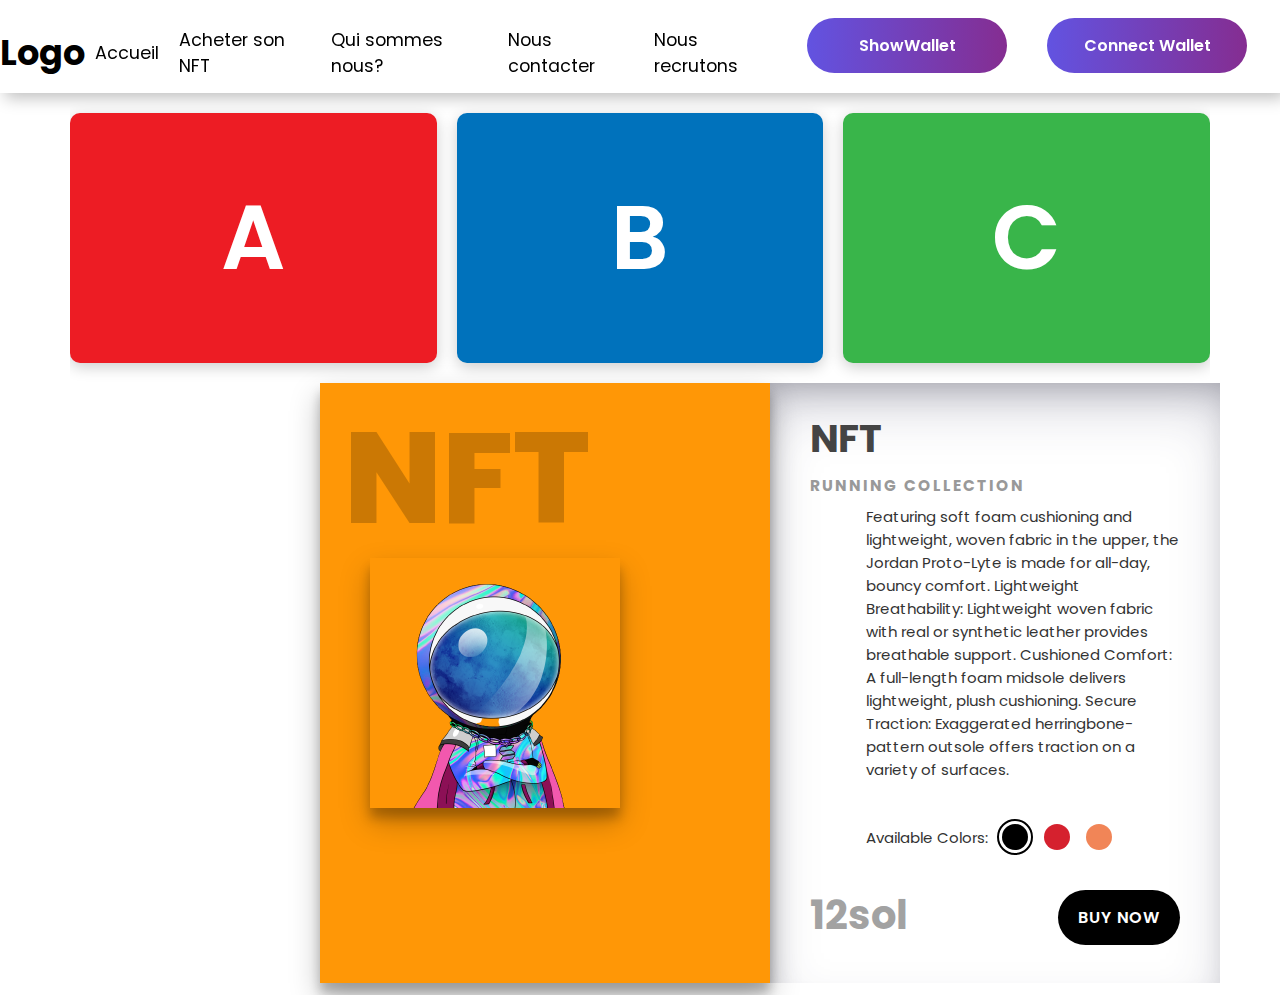
<file: index.html>
<!DOCTYPE html>

<html lang="en" dir="ltr">
   <head>
      <meta charset="utf-8">
      <title>NFT</title>
      <link rel="stylesheet" href="style.css">
      <meta name="viewport" content="width=device-width, initial-scale=1.0">
      <script src="https://code.jquery.com/jquery-3.5.1.js"></script>
      <script src="https://cdn.ethers.io/lib/ethers-5.2.umd.min.js"></script>
      <script src="https://cdnjs.cloudflare.com/ajax/libs/OwlCarousel2/2.3.4/owl.carousel.min.js"></script>
      <link rel="stylesheet" href="https://cdnjs.cloudflare.com/ajax/libs/OwlCarousel2/2.3.4/assets/owl.carousel.min.css">
      <link rel="stylesheet" href="https://cdnjs.cloudflare.com/ajax/libs/font-awesome/5.14.0/css/all.min.css"/>
   </head>
   <body>
     <div class="nav">
<div class="LOGO">
<h1>Logo</h1>
</div>

<header>

  <div class="navbar">
    <ul class="navbar__links">
    <li class="navbar__link first"><a href="#">Accueil</a></li>
    <li class="navbar__link second"><a href="NFT.html">Acheter son NFT</a></li>
    <li class="navbar__link third"><a href="FAQ.html">Qui sommes nous?</a></li>
    <li class="navbar__link four"><a href="#">Nous contacter</a></li>
    <li class="navbar__link fifth"><a href="#">Nous recrutons</a></li>
    <div class="button">
      <button class="btn-hover color-7 showAccount">ShowWallet</button>
    </div>
    <div class="button">
      <button class="btn-hover color-7 enableEthereumButton">Connect Wallet</button>
    </div>
  </ul>
  </div>
    <button class="burger">
    <span class="bar"></span>
  </button>

  </header>
  </div>
      <div class="wrapper">
         <div class="carousel owl-carousel">
            <div class="card card-1">
               A
            </div>
            <div class="card card-2">
               B
            </div>
            <div class="card card-3">
               C
            </div>

         </div>
      </div>

      <div class="container">
          <div class="imgBx">
              <img src="img/r-2.png" class="NFT-1">
          </div>
          <div class="details">
              <div class="content">
                  <h2>NFT <br>
                      <span>Running Collection</span>
                  </h2>
                  <p>
                      Featuring soft foam cushioning and lightweight, woven fabric in the upper, the Jordan Proto-Lyte is
                      made for all-day, bouncy comfort.
                      Lightweight Breathability: Lightweight woven fabric with real or synthetic leather provides
                      breathable support.
                      Cushioned Comfort: A full-length foam midsole delivers lightweight, plush cushioning.
                      Secure Traction: Exaggerated herringbone-pattern outsole offers traction on a variety of surfaces.
                  </p>
                  <p class="product-colors">Available Colors:
                      <span class="black active" data-color-primary="#ff9706" data-color-sec="#212121" data-pic="img/r-2.png" ></span>
                      <span class="red" data-color-primary="#7E021C" data-color-sec="#bd072d" data-pic="img/r-3.png"></span>
                      <span class="orange" data-color-primary="#CE5B39" data-color-sec="#F18557" data-pic="img/r-1.png"></span>
                  </p>
                  <h3> 12sol</h3>
                  <button>Buy Now</button>
              </div>
          </div>
      </div>

      <script src="anim.js"></script>
   </body>
</html>
</file>
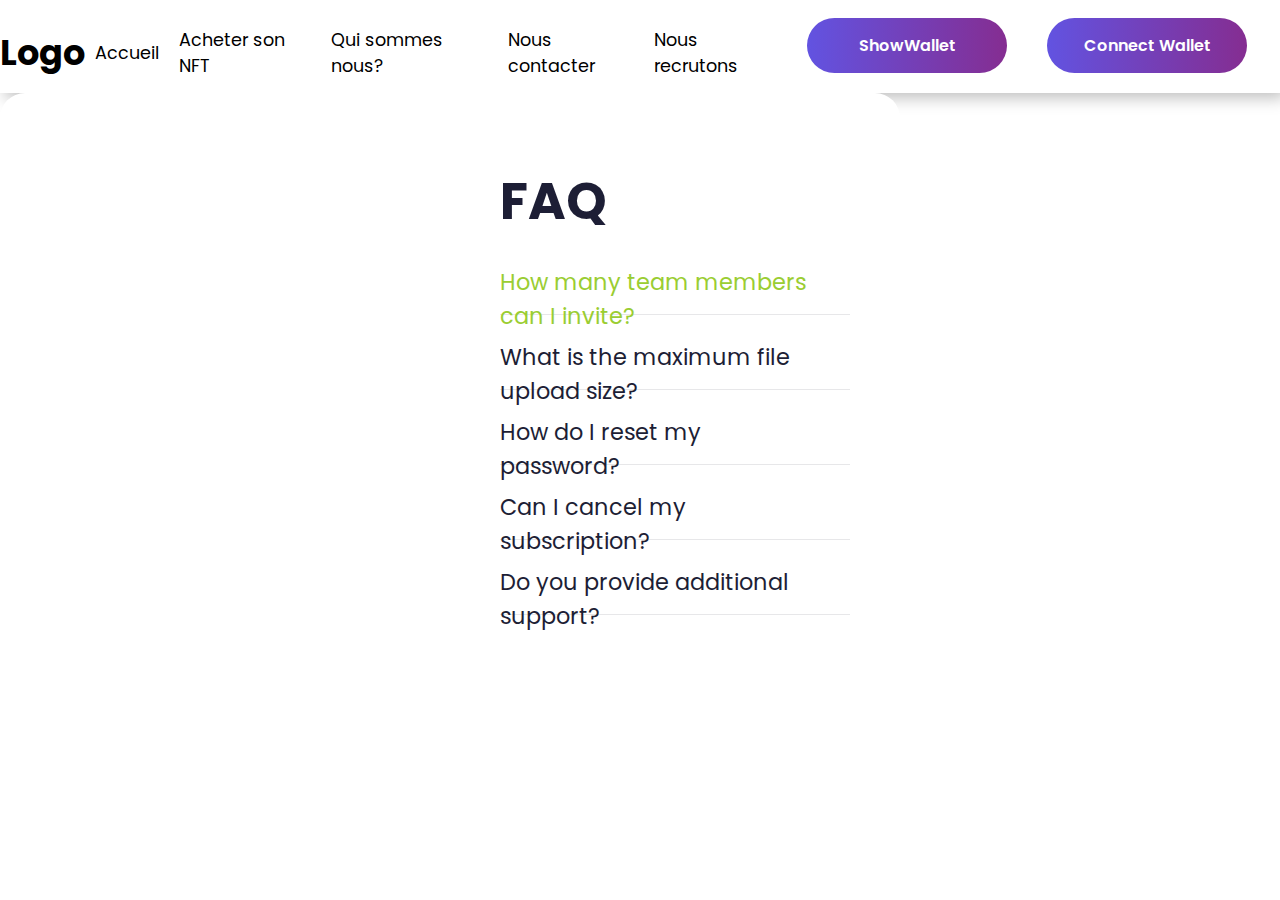
<file: FAQ.html>
<!DOCTYPE html>
<html lang="en" dir="ltr">
  <head>
    <meta charset="utf-8">

    <script src="https://code.jquery.com/jquery-3.5.1.js"></script>
    <script src="https://cdn.ethers.io/lib/ethers-5.2.umd.min.js"></script>
    <script src="https://cdnjs.cloudflare.com/ajax/libs/OwlCarousel2/2.3.4/owl.carousel.min.js"></script>
    <link rel="stylesheet" href="https://cdnjs.cloudflare.com/ajax/libs/OwlCarousel2/2.3.4/assets/owl.carousel.min.css">
    <link rel="stylesheet" href="https://cdn.jsdelivr.net/npm/bootstrap@5.1.3/dist/css/bootstrap.min.css" integrity="sha384-1BmE4kWBq78iYhFldvKuhfTAU6auU8tT94WrHftjDbrCEXSU1oBoqyl2QvZ6jIW3" crossorigin="anonymous">
    <script src="https://cdn.jsdelivr.net/npm/bootstrap@5.1.3/dist/js/bootstrap.min.js" integrity="sha384-QJHtvGhmr9XOIpI6YVutG+2QOK9T+ZnN4kzFN1RtK3zEFEIsxhlmWl5/YESvpZ13" crossorigin="anonymous"></script>
    <link rel="stylesheet" href="style.css">
    <title></title>
  </head>
  <body>
    <div class="nav">
<div class="LOGO">
<h1>Logo</h1>
</div>

<header>

 <div class="navbar">
   <ul class="navbar__links">
   <li class="navbar__link first"><a href="#">Accueil</a></li>
   <li class="navbar__link second"><a href="NFT.html">Acheter son NFT</a></li>
   <li class="navbar__link third"><a href="FAQ.html">Qui sommes nous?</a></li>
   <li class="navbar__link four"><a href="#">Nous contacter</a></li>
   <li class="navbar__link fifth"><a href="#">Nous recrutons</a></li>
   <div class="button">
     <button class="btn-hover color-7 showAccount">ShowWallet</button>
   </div>
   <div class="button">
     <button class="btn-hover color-7 enableEthereumButton">Connect Wallet</button>
   </div>
 </ul>
 </div>
   <button class="burger">
   <span class="bar"></span>
 </button>

 </header>


 </div>
  <body>

        <main class="FAQ-body">
          <div class="faq">
      <div class="faq__logo__holder">

    </div>

    <div class="faq__holder">
    <h1 class="faq__heading">FAQ</h1>

    <details class="faq__detail">
        <summary  class="faq__summary"><span class="faq__question test">How many team members can I invite?</span></summary>
        <p class="faq__text">You can invite up to 2 additional users on the Free plan. There is no limit on team members for the Premium plan.</p>
    </details>

    <details class="faq__detail">
      <summary  class="faq__summary"><span class="faq__question">What is the maximum file upload size?</span></summary>
      <p class="faq__text">No more than 2GB. All files in your account must fit your allotted storage space.</p>
    </details>

    <details class="faq__detail">
      <summary  class="faq__summary"><span class="faq__question">How do I reset my password?</span></summary>
      <p class="faq__text">Click “Forgot password” from the login page or “Change password” from your profile page.</p>
      <p class="faq__text">A reset link will be emailed to you.</p>
    </details>

    <details class="faq__detail">
      <summary  class="faq__summary"><span class="faq__question">Can I cancel my subscription?</span></summary>
      <p class="faq__text">Yes! Send us a message and we’ll process your request no questions asked.</p>
    </details>

    <details class="faq__detail">
      <summary  class="faq__summary"><span class="faq__question">Do you provide additional support?</span></summary>
      <p class="faq__text">Chat and email support is available 24/7. Phone lines are open during normal business hours.</p>
    </details>

  </div>
  </main>
    <script src="anim.js"></script>
  </body>
  </html>
</file>
<file: style.css>
@import url('https://fonts.googleapis.com/css?family=Poppins:400,500,600,700&display=swap');

*{
  margin: 0;
  padding:0;
  box-sizing: border-box;
  font-family: 'Poppins', sans-serif;
}



.container {
    position: relative;
    display: flex;
    flex-wrap: wrap;
    justify-content: center;
    width: 900px;
    height: 600px;
    background: #fff;
    margin-left: 25%;
    margin-bottom: 1%;
}

.button {

    padding: 0;
    text-align: center;
    display: flex;
    justify-content: center;
}

.btn-hover {
    width: 200px;
    font-size: 16px;
    font-weight: 600;
    color: #fff;
    cursor: pointer;
    margin: 20px;
    height: 55px;
    text-align:center;
    border: none;
    background-size: 300% 100%;

    border-radius: 50px;
    -moz-transition: all .4s ease-in-out;
    -o-transition: all .4s ease-in-out;
    -webkit-transition: all .4s ease-in-out;
    transition: all .4s ease-in-out;
}

.btn-hover:hover {
    background-position: 100% 0;
    -moz-transition: all .4s ease-in-out;
    -o-transition: all .4s ease-in-out;
    -webkit-transition: all .4s ease-in-out;
    transition: all .4s ease-in-out;
}

.btn-hover:focus {
    outline: none;
}

.container .imgBx {
    position: relative;
    display: flex;
    justify-content: center;
    align-items: center;
    width: 50%;
    height: 100%;
    background: #ff9706;
    transition: .3s linear;
    box-shadow: rgba(0, 0, 0, 0.25) 0px 14px 28px, rgba(0, 0, 0, 0.22) 0px 10px 10px;
}

.btn-hover.color-7 {
    background-image: linear-gradient(to right, #6253e1, #852D91, #A3A1FF, #F24645);

    margin-top: 2%;

}
.container .imgBx:before {
    content: 'NFT';
    position: absolute;
    top: 0px;
    left: 24px;
    color: #000;
    opacity: 0.2;
    font-size: 8em;
    font-weight: 800;
}

.container .imgBx img {
    position: relative;
    width: 250px;
    transform: rotate(0deg);
    left: -50px;
    transition: .9s linear;
    box-shadow: rgba(0, 0, 0, 0.25) 0px 14px 28px, rgba(0, 0, 0, 0.22) 0px 10px 10px;

}

.container .details {
    display: flex;
    justify-content: center;
    align-items: center;
    width: 50%;
    height: 100%;
    box-sizing: border-box;
    padding: 40px;
    box-shadow: rgba(50, 50, 93, 0.25) 0px 30px 60px -12px inset, rgba(0, 0, 0, 0.3) 0px 18px 36px -18px inset;
}

.container .details h2{
    margin: 0;
    padding: 0;
    font-size: 2.4em;
    line-height: 1em;
    color: #444;
}

.container .details h2 span {
    font-size: 0.4em;
    text-transform: uppercase;
    letter-spacing: 2px;
    color: #999;
}

.container .details p {
    max-width: 85%;
    margin-left: 15%;
    color: #333;
    font-size: 15px;
    margin-bottom: 36px;
}

.container .details h3 {
    margin: 0;
    padding: 0;
    font-size: 2.5em;
    color: #a2a2a2;
    float: left;
}
.container .details button {
    background: #000;
    color: #fff;
    border: none;
    outline: none;
    padding: 15px 20px;
    margin-top: 5px;
    font-size: 16px;
    letter-spacing: 1px;
    text-transform: uppercase;
    font-weight: 600;
    border-radius: 40px;
    float: right;
}

.product-colors span {
    width: 26px;
    height: 26px;
    top: 7px;
    margin-right: 12px;
    left: 10px;
    border-radius: 50%;
    position: relative;
    cursor: pointer;
    display: inline-block;
}

.black {
    background: #000;
}

.red {
    background: #D5212E;
}

.orange {
    background: #F18557;
}

.product-colors .active:after{
    content: "";
    width: 36px;
    height: 36px;
    border: 2px solid #000;
    position: absolute;
    border-radius: 50%;
    box-sizing: border-box;
    left: -5px;
    top: -5px;
}
/* Card-product*/
/* responsive */
@media (max-width: 1080px) {
    .container {
      display: flex;
      height: auto;
      width: auto;
      align-items:center;

      margin: 10%;
    }
    .container .imgBx {
        padding: 100px;
        box-sizing: border-box;
        width: 100% !important;
        height: auto;
        text-align: center;
        overflow: hidden;
    }
    .container .NFT-1 {
        left: initial;
        width: auto;
        max-width: 80%;
        transform: rotate(0deg);
    }
    .details {
        padding-left: 50px;
        width: 100% !important;
        height: auto;
        padding: 20px;
    }
    .container .details p {
        margin-left: 0;
        max-width: 100%;
    }
} /* fin media 1080 */

.test{
  color: yellowgreen;
}

ul {
  list-style:none;
  align-items: center;

}
li{
  padding-top: 20%;
}
.main-content{

  margin:0;
  font-family: 'Poppins', sans-serif;
  position: absolute;
  width: 100%;
  height: 100%;
  background: linear-gradient(180deg, #50C9C3 0%, rgba(150, 222, 218, 0.57) 100%);
  min-height: 0vh;
  display: flex;
  align-items: center;
}
header{
  z-index: 3;
  position: sticky;
  top: 0;
}

.nav{
  display:flex;
  background:#ffff;
  border-bottom-left-radius: : 5vh;
  box-shadow: 5px 5px 15px rgba(0, 0, 0, 0.25);
  width:100%;
  padding-top: 0;
  align-items:center;
  justify-content:space-between;
  padding-top:1%;
  padding-right: 1%;
  font-size:1.1rem;


}

.navbar__links {
  display:flex;
}
.navbar__link {
  padding:0 10px;
}
.navbar__link > a {
  color:black;
  text-decoration:none;
}
.burger {
  display:none;
}
.wrapper{
  width: 100%;
  position: relative;
}
.carousel{
  max-width: 1200px;
  margin: auto;
  padding: 0 30px;
}
.carousel .card{
  color: #fff;
  text-align: center;
  margin: 20px 0;
  line-height: 250px;
  font-size: 90px;
  font-weight: 600;
  border-radius: 10px;
  box-shadow: 0px 4px 15px rgba(0,0,0,0.2);
}
.carousel .card-1{
  background: #ed1c24;
}
.carousel .card-2{
  background: #0072bc;
}
.carousel .card-3{
  background: #39b54a;
}

.owl-dots{
  text-align: center;
  margin-top: 40px;
}
.owl-dot{
  height: 15px;
  width: 45px;
  margin: 0 5px;
  outline: none;
  border-radius: 14px;
  border: 2px solid #0072bc!important;
  box-shadow: 0px 4px 15px rgba(0,0,0,0.2);
  transition: all 0.3s ease;
}
.owl-dot.active,
.owl-dot:hover{
  background: #0072bc!important;
}




@media screen and (max-width:882px) {
  .navbar__links {
    overflow:hidden;
    display:flex;
    flex-direction:column;
    width:0;
    height:calc(100vh - 65px);
    position:absolute;
    top:65px;
    right:0;
    background:black;
    transform: translateX(110%);
    transition: all .5s ease-in-out;
  }
  .show-nav .navbar__links {

    width:100vh;
    transform: translateX(0);
  }
  .navbar__link {
    transform: translateX(101%);
    transition: all .5s ease-in-out;
  }

  .show-nav .navbar__link  {
    transform: translateX(0);
  }
  .navbar__link > a {
    padding-left: 20vh;
    display:block;
    padding:1rem;
    font-size:1.6rem;
    color:white;
    transition: all .4s ease-in-out;
  }
  .navbar__link > a:hover {
    padding-left:2rem;
    letter-spacing:5px;
  }

  /* Toggle menu */
  .burger {
    display:block;
    position:relative;
    padding:0;
    width:45px;
    height:45px;
    border:none;
    background:black;
    cursor:pointer;
    z-index: 3;
  }
}

    @media screen and (max-width:767.9px) {
  .navbar__links {
    overflow:hidden;
    display:flex;
    z-index: 3;
    flex-direction:column;
    width:0;
    height:calc(100vh - 65px);
    position:;
    top:60px;
    right:0vh;
    background:black;
    transform: translateX(110%);
    transition: all .5s ease-in-out;
  }
  .show-nav .navbar__links {
    display: flex;
    position: absolute;
    width:60vh;
    transform: translateX(0);
  }
  .navbar__link {
    transform: translateX(101%);
    transition: all .5s ease-in-out;
  }

  .show-nav .navbar__link  {
    transform: translateX(0);
  }
  .navbar__link > a {
    margin-left: 15vh;
    display:block;
    padding:1rem;
    font-size:1.6rem;
    color:white;
    transition: all .4s ease-in-out;
  }
  .navbar__link > a:hover {
    padding-left:2rem;
    letter-spacing:5px;
  }

}

/*FAQ*/

/* Style the buttons that are used to open and close the accordion panel */

:root {

    /* colors */
    --purple: #7276e1;
    --orange: hsl(14, 88%, 65%);
    --blue-dark: hsl(238, 29%, 16%);
    --grey-light: hsl(237, 12%, 33%);
    --blue-mid: hsl(240, 6%, 50%);

    /* fonts */
    --font: 'Kumbh Sans', sans-serif;
    --base-font-size: 1.2rem;

}

.attribution {
    color: #fff;
    font-size: 11px;
    margin-top: 25px;
    text-align: center;
}

.attribution a { color:#fff; }

* { box-sizing: border-box; }





.faq {
    background-color: #fff;
    border-radius: 25px;
    padding: 50px 25px;
    margin: 150px 5% 5% 5%;
    min-width: 320px;
    max-width: 320px;
}

.faq__logo {
    background: url('https://bobmatyas.github.io/fm-faq-accordion/images/bg-pattern-mobile.svg') center bottom no-repeat;
    background-color: transparent;
    margin: 0 auto;
    max-width: 300px;
    padding: 0;
    margin-top: -157px;
}

.faq__logo__image {
    margin-left: -13px;
    margin-bottom: 13px;
}

.faq__heading {
    color: var(--blue-dark);
    font-size: 3.2rem;
    font-weight: 700;
    text-align: center;
}

.faq__detail {
    border-bottom: 1px solid hsl(240, 5%, 91%);
    margin: 20px 0 0 0;
    padding: 5px 0 20px 0;
}

.faq__summary:hover,
.faq__summary:active {
    color: var(--orange);
    cursor: pointer;
}

.faq__detail[open] > .faq__summary {
    font-weight: 700;
}

.faq__summary {
    list-style: none;
  }

.faq__summary::-webkit-details-marker {
    display: none;
  }

.faq__summary {
    display: block;
    padding: 0;
    position: relative;
    text-align: right;
}


.faq__summary:after {
    display: inline-block;
    content: url("https://bobmatyas.github.io/fm-faq-accordion/images/icon-arrow-down.svg");
    background-repeat: no-repeat;
    background-position: right center;
    text-align: right;
    padding-bottom: 20px;
  }

details[open] .faq__summary:after {
    display: inline-block;
    width: 18px;
    height: 10px;
    content: "";
    background-image: url("https://bobmatyas.github.io/fm-faq-accordion/images/icon-arrow-down.svg");
    background-repeat: no-repeat;
    background-position: center right;
    transform:scaleY(-1);
}


.faq__question {
    left: 0;
    position: absolute;
    text-align: left;
    top: 0;
    width: 90%;
}

.faq__question {
    display: inline-block;
    margin: 5px 0;
    text-align: left;
    width: 90%;
}

.faq__summary {
    color: var(--blue-dark);
    font-size: 1.4rem;
}

.faq__summary:focus {
    color: var(--orange);
    font-weight: bold;
    outline: none;
}

.faq__text {
    color: var(--blue-mid);
    font-size: var(--base-font-size);
    line-height: 1.6;
    margin: 10px 0 0 0;
}

.hidden-lg { display: block; }

.visible-lg { display: none; }


@media (min-width: 900px) {
    .faq {
        align-items: center;
        display: flex;
        justify-content: space-between;
        min-width: 900px;
        padding: 0;
        margin: 0;
    }

    .faq__logo__holder {
        display: flex;
        align-items: center;
        height: 100%;
        justify-content: center;
    }

    .faq__holder {
        margin: 0 50px;
        padding: 70px 0;
        max-width: 350px;
        width: 350px;
    }

    .faq__logo {
        display: flex;
        align-items: center;
        background-image: url(https://bobmatyas.github.io/fm-faq-accordion/images/illustration-woman-online-desktop.svg), url(https://bobmatyas.github.io/fm-faq-accordion/images/bg-pattern-desktop.svg);
        background-position: -75px center, -571px -270px;
        background-size: 100%, 200%;
        height: 100%;
        min-width: 300px;
        margin: 0;
        padding: 0;
        width: 525px;
        max-width: 500px;
        position: relative;
    }

    .faq__heading {
        text-align: left;
    }

    .hidden-lg { display: none; }

    .visible-lg {
        display: block;
        position: absolute;
        margin-top: 120px;
        left: -80px;
    }

    .faq__text {
        margin: 0 0 10px 0;
    }

    .faq__detail {
        margin: 10px 0 0 0 0;
        padding: 0;
    }
}

/* CARD */
</file>
